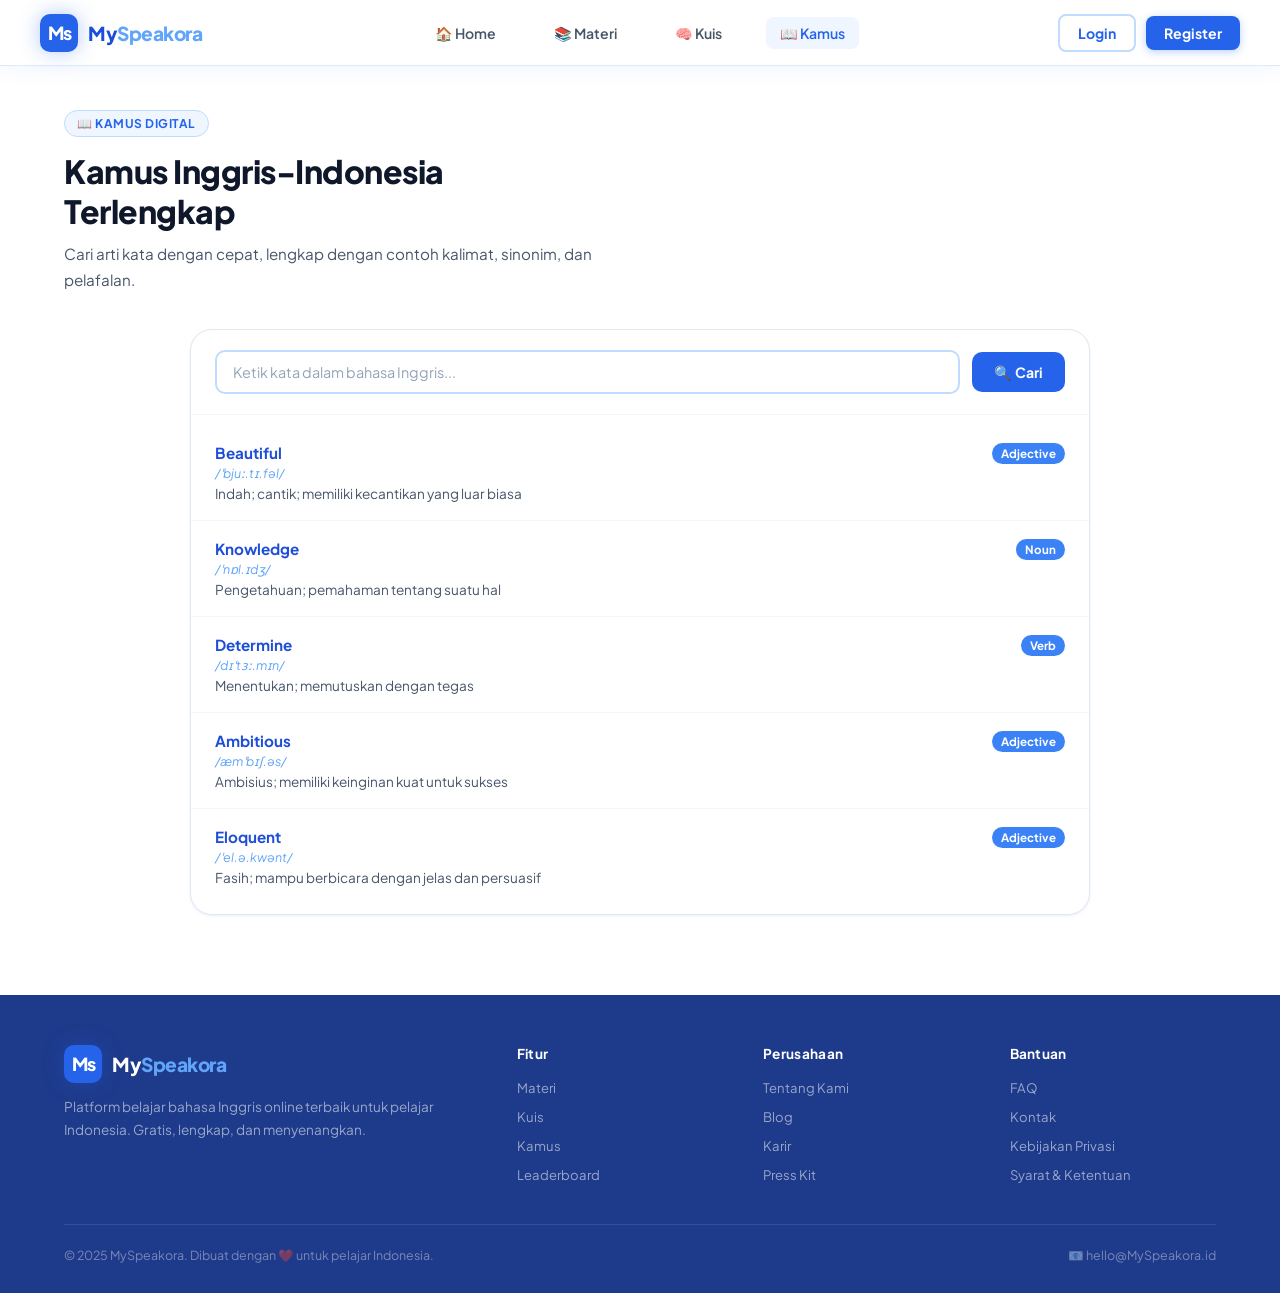
<file: kamus.html>
<!DOCTYPE html>
<html lang="id">
<head>
  <meta charset="UTF-8" />
  <meta name="viewport" content="width=device-width, initial-scale=1.0" />
  <title>MySpeakora — Kamus</title>
  <link href="https://fonts.googleapis.com/css2?family=Plus+Jakarta+Sans:wght@400;500;600;700;800&family=Lora:ital,wght@0,400;0,600;1,400&display=swap" rel="stylesheet" />
  <link rel="stylesheet" href="./css/style.css"/>
  <style>
    #kamus { padding-top: 110px; min-height: 100vh; }
  </style>
</head>
<body>
 
<!-- ═══════ NAVBAR ═══════ -->
<nav id="navbar">
  <a class="nav-logo" href="index.php">
    <div class="nav-logo-icon">Ms</div>
    <span class="nav-logo-text">My<span>Speakora</span></span>
  </a>
  <ul class="nav-links">
    <li><a href="index.php">🏠 Home</a></li>
    <li><a href="materi.php">📚 Materi</a></li>
    <li><a href="kuis.php">🧠 Kuis</a></li>
    <li><a href="kamus.php" class="active">📖 Kamus</a></li>
  </ul>
  <div class="nav-auth">
    <a class="btn-login"    onclick="openModal('login')">Login</a>
    <a class="btn-register" onclick="openModal('register')">Register</a>
  </div>
  <div class="hamburger" onclick="toggleMenu()">
    <span></span><span></span><span></span>
  </div>
</nav>
 
<!-- ═══════ KAMUS ═══════ -->
<section id="kamus">
  <div class="section-tag">📖 Kamus Digital</div>
  <h2 class="section-title">Kamus Inggris-Indonesia<br>Terlengkap</h2>
  <p class="section-sub">Cari arti kata dengan cepat, lengkap dengan contoh kalimat, sinonim, dan pelafalan.</p>
 
  <div class="kamus-box">
    <div class="kamus-search">
      <input
        type="text"
        id="kamusInput"
        placeholder="Ketik kata dalam bahasa Inggris..."
        onkeyup="searchKamus()"
      />
      <button onclick="searchKamus()">🔍 Cari</button>
    </div>
    <div class="kamus-results" id="kamusResults">
      <div class="kamus-item">
        <div>
          <div class="k-word">Beautiful</div>
          <div class="k-phonetic">/ˈbjuː.tɪ.fəl/</div>
          <div class="k-meaning">Indah; cantik; memiliki kecantikan yang luar biasa</div>
        </div>
        <span class="k-type">Adjective</span>
      </div>
      <div class="kamus-item">
        <div>
          <div class="k-word">Knowledge</div>
          <div class="k-phonetic">/ˈnɒl.ɪdʒ/</div>
          <div class="k-meaning">Pengetahuan; pemahaman tentang suatu hal</div>
        </div>
        <span class="k-type">Noun</span>
      </div>
      <div class="kamus-item">
        <div>
          <div class="k-word">Determine</div>
          <div class="k-phonetic">/dɪˈtɜː.mɪn/</div>
          <div class="k-meaning">Menentukan; memutuskan dengan tegas</div>
        </div>
        <span class="k-type">Verb</span>
      </div>
      <div class="kamus-item">
        <div>
          <div class="k-word">Ambitious</div>
          <div class="k-phonetic">/æmˈbɪʃ.əs/</div>
          <div class="k-meaning">Ambisius; memiliki keinginan kuat untuk sukses</div>
        </div>
        <span class="k-type">Adjective</span>
      </div>
      <div class="kamus-item">
        <div>
          <div class="k-word">Eloquent</div>
          <div class="k-phonetic">/ˈel.ə.kwənt/</div>
          <div class="k-meaning">Fasih; mampu berbicara dengan jelas dan persuasif</div>
        </div>
        <span class="k-type">Adjective</span>
      </div>
      
    </div>
  </div>
</section>
 
<!-- ═══════ MODAL LOGIN ═══════ -->
<div class="modal-overlay" id="loginModal" onclick="closeOnBg(event,'loginModal')">
  <div class="modal">
    <button class="modal-close" onclick="closeModal('loginModal')">✕</button>
    <h2>Selamat Datang 👋</h2>
    <p>Masuk ke akun MySpeakora kamu</p>
    <div class="form-group"><label>Email</label><input type="email" placeholder="email@kamu.com" /></div>
    <div class="form-group"><label>Password</label><input type="password" placeholder="••••••••" /></div>
    <button class="btn-form">Masuk →</button>
    <div class="modal-switch">Belum punya akun? <a onclick="switchModal('loginModal','registerModal')">Daftar sekarang</a></div>
  </div>
</div>
 
<!-- ═══════ MODAL REGISTER ═══════ -->
<div class="modal-overlay" id="registerModal" onclick="closeOnBg(event,'registerModal')">
  <div class="modal">
    <button class="modal-close" onclick="closeModal('registerModal')">✕</button>
    <h2>Buat Akun Gratis 🚀</h2>
    <p>Bergabung dengan 50.000+ pelajar aktif</p>
    <div class="form-group"><label>Nama Lengkap</label><input type="text" placeholder="Nama kamu" /></div>
    <div class="form-group"><label>Email</label><input type="email" placeholder="email@kamu.com" /></div>
    <div class="form-group"><label>Password</label><input type="password" placeholder="Min. 8 karakter" /></div>
    <button class="btn-form">Daftar Gratis →</button>
    <div class="modal-switch">Sudah punya akun? <a onclick="switchModal('registerModal','loginModal')">Masuk di sini</a></div>
  </div>
</div>
 
<!-- ═══════ FOOTER ═══════ -->
<footer>
  <div class="footer-top">
    <div class="footer-brand">
      <div class="nav-logo" style="margin-bottom:8px">
        <div class="nav-logo-icon">Ms</div>
        <span class="nav-logo-text" style="color:white">My<span>Speakora</span></span>
      </div>
      <p>Platform belajar bahasa Inggris online terbaik untuk pelajar Indonesia. Gratis, lengkap, dan menyenangkan.</p>
    </div>
    <div class="footer-col"><h4>Fitur</h4><ul>
      <li><a href="materi.html">Materi</a></li>
      <li><a href="kuis.html">Kuis</a></li>
      <li><a href="kamus.html">Kamus</a></li>
      <li><a href="#">Leaderboard</a></li>
    </ul></div>
    <div class="footer-col"><h4>Perusahaan</h4><ul>
      <li><a href="#">Tentang Kami</a></li>
      <li><a href="#">Blog</a></li>
      <li><a href="#">Karir</a></li>
      <li><a href="#">Press Kit</a></li>
    </ul></div>
    <div class="footer-col"><h4>Bantuan</h4><ul>
      <li><a href="#">FAQ</a></li>
      <li><a href="#">Kontak</a></li>
      <li><a href="#">Kebijakan Privasi</a></li>
      <li><a href="#">Syarat & Ketentuan</a></li>
    </ul></div>
  </div>
  <div class="footer-bottom">
    <p>© 2025 MySpeakora. Dibuat dengan ❤️ untuk pelajar Indonesia.</p>
    <p>📧 hello@MySpeakora.id</p>
  </div>
</footer>
 
<script src="script.js"></script>
</body>
</html>
</file>
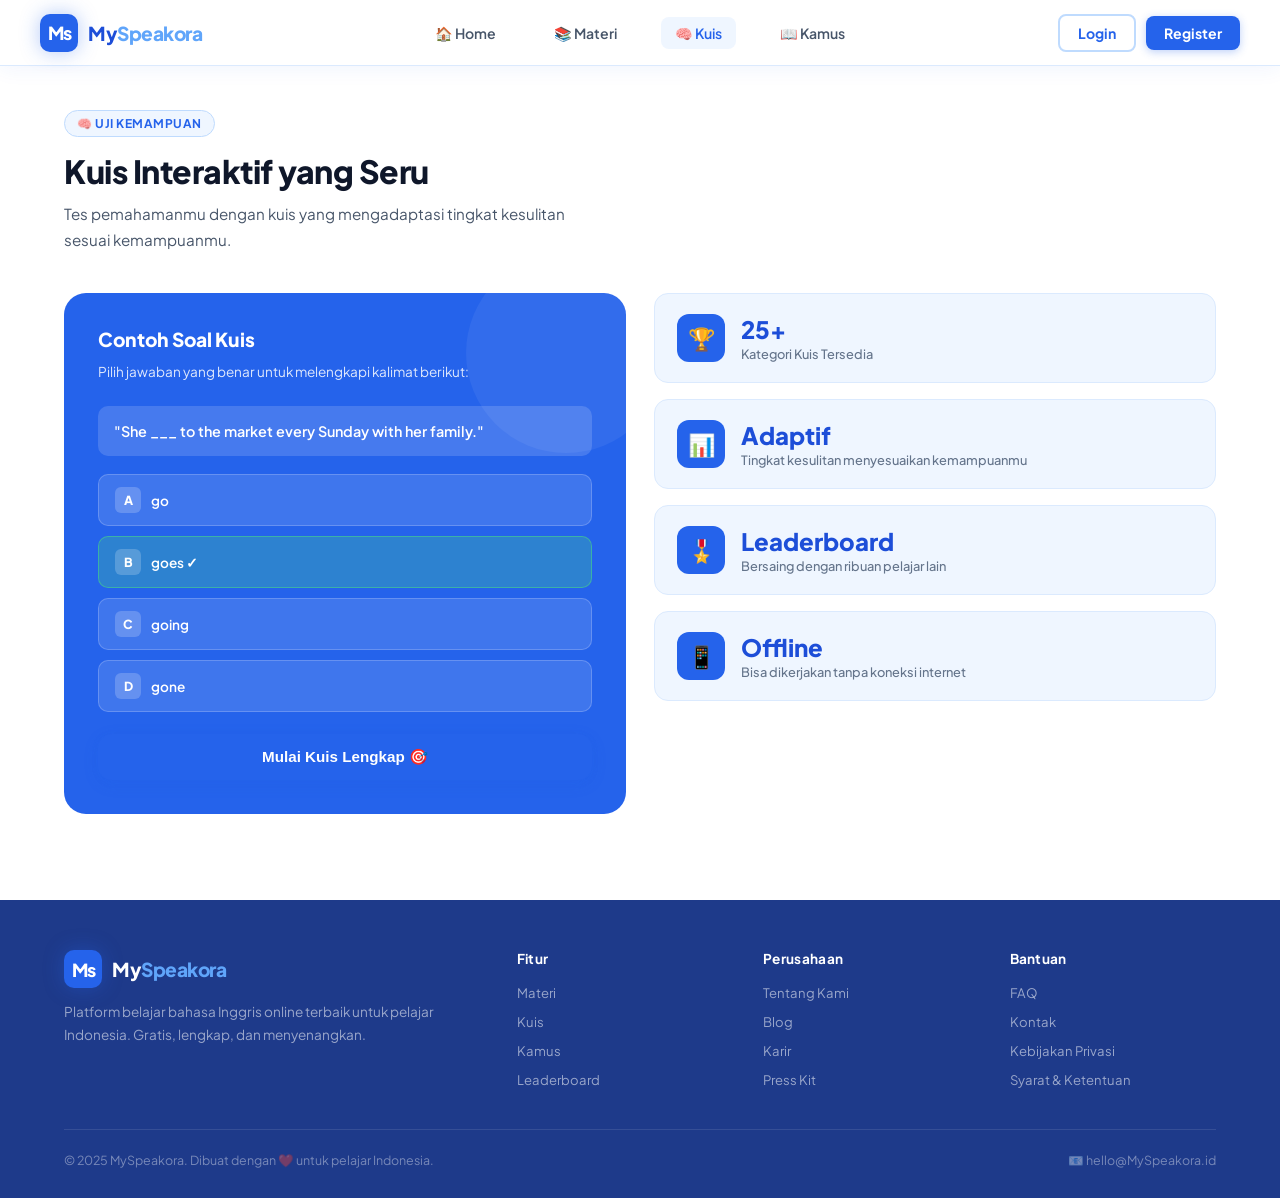
<file: kuis.html>
<!DOCTYPE html>
<html lang="id">
<head>
  <meta charset="UTF-8" />
  <meta name="viewport" content="width=device-width, initial-scale=1.0" />
  <title>MySpeakora — Kuis</title>
  <link href="https://fonts.googleapis.com/css2?family=Plus+Jakarta+Sans:wght@400;500;600;700;800&family=Lora:ital,wght@0,400;0,600;1,400&display=swap" rel="stylesheet" />
  <link rel="stylesheet" href="./css/style.css"/>
  <style>
    #kuis { padding-top: 110px; min-height: 100vh; }
  </style>
</head>
<body>
 
<!-- ═══════ NAVBAR ═══════ -->
<nav id="navbar">
  <a class="nav-logo" href="index.php">
    <div class="nav-logo-icon">Ms</div>
    <span class="nav-logo-text">My<span>Speakora</span></span>
  </a>
  <ul class="nav-links">
    <li><a href="index.php">🏠 Home</a></li>
    <li><a href="materi.php">📚 Materi</a></li>
    <li><a href="kuis.php" class="active">🧠 Kuis</a></li>
    <li><a href="kamus.php">📖 Kamus</a></li>
  </ul>
  <div class="nav-auth">
    <a class="btn-login"    onclick="openModal('login')">Login</a>
    <a class="btn-register" onclick="openModal('register')">Register</a>
  </div>
  <div class="hamburger" onclick="toggleMenu()">
    <span></span><span></span><span></span>
  </div>
</nav>
 
<!-- ═══════ KUIS ═══════ -->
<section id="kuis">
  <div class="section-tag">🧠 Uji Kemampuan</div>
  <h2 class="section-title">Kuis Interaktif yang Seru</h2>
  <p class="section-sub">Tes pemahamanmu dengan kuis yang mengadaptasi tingkat kesulitan sesuai kemampuanmu.</p>
 
  <div class="kuis-container">
    <div class="kuis-preview">
      <h3>Contoh Soal Kuis</h3>
      <p>Pilih jawaban yang benar untuk melengkapi kalimat berikut:</p>
      <div style="background:rgba(255,255,255,.15);border-radius:10px;padding:16px;margin-bottom:18px;font-weight:600;font-size:.9rem;">
        "She ___ to the market every Sunday with her family."
      </div>
      <div class="kuis-options">
        <div class="kuis-opt" onclick="selectOpt(this,'wrong')"><span class="kuis-opt-letter">A</span> go</div>
        <div class="kuis-opt correct" onclick="selectOpt(this,'correct')"><span class="kuis-opt-letter">B</span> goes ✓</div>
        <div class="kuis-opt" onclick="selectOpt(this,'wrong')"><span class="kuis-opt-letter">C</span> going</div>
        <div class="kuis-opt" onclick="selectOpt(this,'wrong')"><span class="kuis-opt-letter">D</span> gone</div>
      </div>
      <button class="btn-primary" style="width:100%;justify-content:center" onclick="openModal('register')">Mulai Kuis Lengkap 🎯</button>
    </div>
 
    <div class="kuis-info">
      <div class="kuis-stat-card">
        <div class="kuis-stat-icon">🏆</div>
        <div>
          <div class="kuis-stat-num">25+</div>
          <div class="kuis-stat-label">Kategori Kuis Tersedia</div>
        </div>
      </div>
      <div class="kuis-stat-card">
        <div class="kuis-stat-icon">📊</div>
        <div>
          <div class="kuis-stat-num">Adaptif</div>
          <div class="kuis-stat-label">Tingkat kesulitan menyesuaikan kemampuanmu</div>
        </div>
      </div>
      <div class="kuis-stat-card">
        <div class="kuis-stat-icon">🎖️</div>
        <div>
          <div class="kuis-stat-num">Leaderboard</div>
          <div class="kuis-stat-label">Bersaing dengan ribuan pelajar lain</div>
        </div>
      </div>
      <div class="kuis-stat-card">
        <div class="kuis-stat-icon">📱</div>
        <div>
          <div class="kuis-stat-num">Offline</div>
          <div class="kuis-stat-label">Bisa dikerjakan tanpa koneksi internet</div>
        </div>
      </div>
    </div>
  </div>
</section>
 
<!-- ═══════ MODAL LOGIN ═══════ -->
<div class="modal-overlay" id="loginModal" onclick="closeOnBg(event,'loginModal')">
  <div class="modal">
    <button class="modal-close" onclick="closeModal('loginModal')">✕</button>
    <h2>Selamat Datang 👋</h2>
    <p>Masuk ke akun MySpeakora kamu</p>
    <div class="form-group"><label>Email</label><input type="email" placeholder="email@kamu.com" /></div>
    <div class="form-group"><label>Password</label><input type="password" placeholder="••••••••" /></div>
    <button class="btn-form">Masuk →</button>
    <div class="modal-switch">Belum punya akun? <a onclick="switchModal('loginModal','registerModal')">Daftar sekarang</a></div>
  </div>
</div>
 
<!-- ═══════ MODAL REGISTER ═══════ -->
<div class="modal-overlay" id="registerModal" onclick="closeOnBg(event,'registerModal')">
  <div class="modal">
    <button class="modal-close" onclick="closeModal('registerModal')">✕</button>
    <h2>Buat Akun Gratis 🚀</h2>
    <p>Bergabung dengan 50.000+ pelajar aktif</p>
    <div class="form-group"><label>Nama Lengkap</label><input type="text" placeholder="Nama kamu" /></div>
    <div class="form-group"><label>Email</label><input type="email" placeholder="email@kamu.com" /></div>
    <div class="form-group"><label>Password</label><input type="password" placeholder="Min. 8 karakter" /></div>
    <button class="btn-form">Daftar Gratis →</button>
    <div class="modal-switch">Sudah punya akun? <a onclick="switchModal('registerModal','loginModal')">Masuk di sini</a></div>
  </div>
</div>
 
<!-- ═══════ FOOTER ═══════ -->
<footer>
  <div class="footer-top">
    <div class="footer-brand">
      <div class="nav-logo" style="margin-bottom:8px">
        <div class="nav-logo-icon">Ms</div>
        <span class="nav-logo-text" style="color:white">My<span>Speakora</span></span>
      </div>
      <p>Platform belajar bahasa Inggris online terbaik untuk pelajar Indonesia. Gratis, lengkap, dan menyenangkan.</p>
    </div>
    <div class="footer-col"><h4>Fitur</h4><ul>
      <li><a href="materi.html">Materi</a></li>
      <li><a href="kuis.html">Kuis</a></li>
      <li><a href="kamus.html">Kamus</a></li>
      <li><a href="#">Leaderboard</a></li>
    </ul></div>
    <div class="footer-col"><h4>Perusahaan</h4><ul>
      <li><a href="#">Tentang Kami</a></li>
      <li><a href="#">Blog</a></li>
      <li><a href="#">Karir</a></li>
      <li><a href="#">Press Kit</a></li>
    </ul></div>
    <div class="footer-col"><h4>Bantuan</h4><ul>
      <li><a href="#">FAQ</a></li>
      <li><a href="#">Kontak</a></li>
      <li><a href="#">Kebijakan Privasi</a></li>
      <li><a href="#">Syarat & Ketentuan</a></li>
    </ul></div>
  </div>
  <div class="footer-bottom">
    <p>© 2025 MySpeakora. Dibuat dengan ❤️ untuk pelajar Indonesia.</p>
    <p>📧 hello@MySpeakora.id</p>
  </div>
</footer>
 
<script src="script.js"></script>
</body>
</html>
</file>
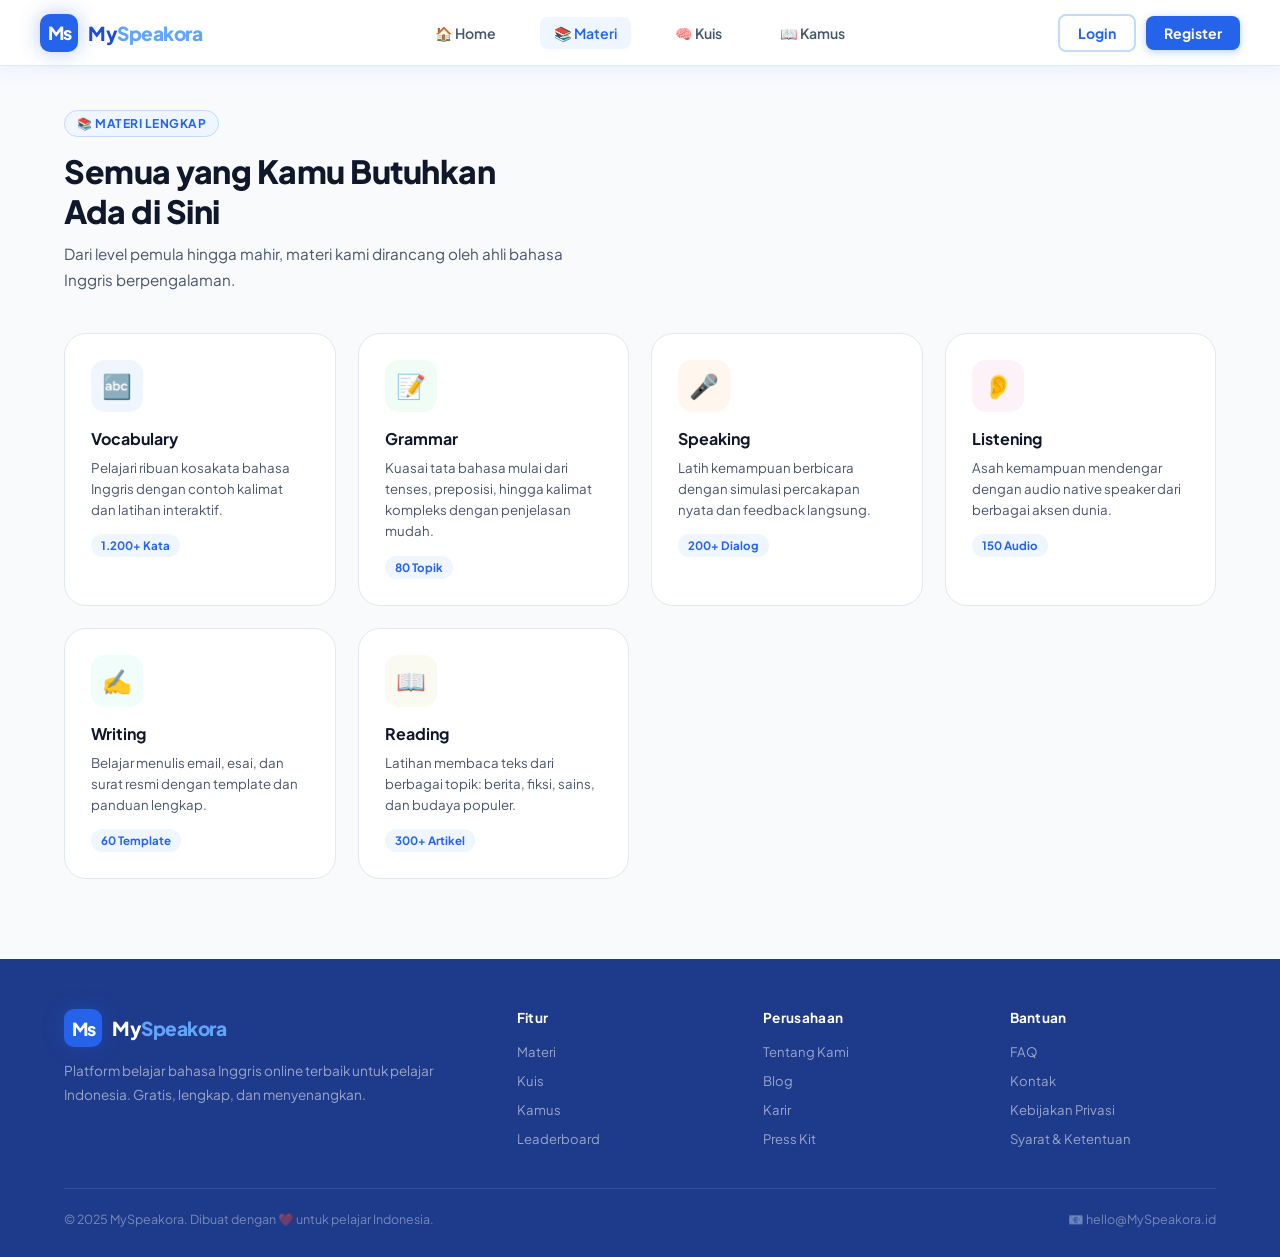
<file: materi.html>
<!DOCTYPE html>
<html lang="id">
<head>
  <meta charset="UTF-8" />
  <meta name="viewport" content="width=device-width, initial-scale=1.0" />
  <title>MySpeakora — Materi</title>
  <link href="https://fonts.googleapis.com/css2?family=Plus+Jakarta+Sans:wght@400;500;600;700;800&family=Lora:ital,wght@0,400;0,600;1,400&display=swap" rel="stylesheet" />
  <link rel="stylesheet" href="./css/style.css"/>
  <style>
    /* Extra top padding so content clears the fixed navbar */
    #materi { padding-top: 110px; min-height: 100vh; }
  </style>
</head>
<body>
 
<!-- ═══════ NAVBAR ═══════ -->
<nav id="navbar">
  <a class="nav-logo" href="index.php">
    <div class="nav-logo-icon">Ms</div>
    <span class="nav-logo-text">My<span>Speakora</span></span>
  </a>
  <ul class="nav-links">
    <li><a href="index.php">🏠 Home</a></li>
    <li><a href="materi.php" class="active">📚 Materi</a></li>
    <li><a href="kuis.php">🧠 Kuis</a></li>
    <li><a href="kamus.php">📖 Kamus</a></li>
  </ul>
  <div class="nav-auth">
    <a class="btn-login"    onclick="openModal('login')">Login</a>
    <a class="btn-register" onclick="openModal('register')">Register</a>
  </div>
  <div class="hamburger" onclick="toggleMenu()">
    <span></span><span></span><span></span>
  </div>
</nav>
 
<!-- ═══════ MATERI ═══════ -->
<section id="materi">
  <div class="section-tag">📚 Materi Lengkap</div>
  <h2 class="section-title">Semua yang Kamu Butuhkan<br>Ada di Sini</h2>
  <p class="section-sub">Dari level pemula hingga mahir, materi kami dirancang oleh ahli bahasa Inggris berpengalaman.</p>
 
  <div class="materi-grid">
    <div class="materi-card" onclick="this.style.borderColor='var(--blue-400)'">
      <div class="materi-icon" style="background:#eff6ff">🔤</div>
      <h3>Vocabulary</h3>
      <p>Pelajari ribuan kosakata bahasa Inggris dengan contoh kalimat dan latihan interaktif.</p>
      <span class="materi-badge">1.200+ Kata</span>
    </div>
    <div class="materi-card">
      <div class="materi-icon" style="background:#f0fdf4">📝</div>
      <h3>Grammar</h3>
      <p>Kuasai tata bahasa mulai dari tenses, preposisi, hingga kalimat kompleks dengan penjelasan mudah.</p>
      <span class="materi-badge">80 Topik</span>
    </div>
    <div class="materi-card">
      <div class="materi-icon" style="background:#fff7ed">🎤</div>
      <h3>Speaking</h3>
      <p>Latih kemampuan berbicara dengan simulasi percakapan nyata dan feedback langsung.</p>
      <span class="materi-badge">200+ Dialog</span>
    </div>
    <div class="materi-card">
      <div class="materi-icon" style="background:#fdf2f8">👂</div>
      <h3>Listening</h3>
      <p>Asah kemampuan mendengar dengan audio native speaker dari berbagai aksen dunia.</p>
      <span class="materi-badge">150 Audio</span>
    </div>
    <div class="materi-card">
      <div class="materi-icon" style="background:#f0fdfa">✍️</div>
      <h3>Writing</h3>
      <p>Belajar menulis email, esai, dan surat resmi dengan template dan panduan lengkap.</p>
      <span class="materi-badge">60 Template</span>
    </div>
    <div class="materi-card">
      <div class="materi-icon" style="background:#fafaf0">📖</div>
      <h3>Reading</h3>
      <p>Latihan membaca teks dari berbagai topik: berita, fiksi, sains, dan budaya populer.</p>
      <span class="materi-badge">300+ Artikel</span>
    </div>
  </div>
</section>
 
<!-- ═══════ MODAL LOGIN ═══════ -->
<div class="modal-overlay" id="loginModal" onclick="closeOnBg(event,'loginModal')">
  <div class="modal">
    <button class="modal-close" onclick="closeModal('loginModal')">✕</button>
    <h2>Selamat Datang 👋</h2>
    <p>Masuk ke akun MySpeakora kamu</p>
    <div class="form-group"><label>Email</label><input type="email" placeholder="email@kamu.com" /></div>
    <div class="form-group"><label>Password</label><input type="password" placeholder="••••••••" /></div>
    <button class="btn-form">Masuk →</button>
    <div class="modal-switch">Belum punya akun? <a onclick="switchModal('loginModal','registerModal')">Daftar sekarang</a></div>
  </div>
</div>
 
<!-- ═══════ MODAL REGISTER ═══════ -->
<div class="modal-overlay" id="registerModal" onclick="closeOnBg(event,'registerModal')">
  <div class="modal">
    <button class="modal-close" onclick="closeModal('registerModal')">✕</button>
    <h2>Buat Akun Gratis 🚀</h2>
    <p>Bergabung dengan 50.000+ pelajar aktif</p>
    <div class="form-group"><label>Nama Lengkap</label><input type="text" placeholder="Nama kamu" /></div>
    <div class="form-group"><label>Email</label><input type="email" placeholder="email@kamu.com" /></div>
    <div class="form-group"><label>Password</label><input type="password" placeholder="Min. 8 karakter" /></div>
    <button class="btn-form">Daftar Gratis →</button>
    <div class="modal-switch">Sudah punya akun? <a onclick="switchModal('registerModal','loginModal')">Masuk di sini</a></div>
  </div>
</div>
 
<!-- ═══════ FOOTER ═══════ -->
<footer>
  <div class="footer-top">
    <div class="footer-brand">
      <div class="nav-logo" style="margin-bottom:8px">
        <div class="nav-logo-icon">Ms</div>
        <span class="nav-logo-text" style="color:white">My<span>Speakora</span></span>
      </div>
      <p>Platform belajar bahasa Inggris online terbaik untuk pelajar Indonesia. Gratis, lengkap, dan menyenangkan.</p>
    </div>
    <div class="footer-col"><h4>Fitur</h4><ul>
      <li><a href="materi.html">Materi</a></li>
      <li><a href="kuis.html">Kuis</a></li>
      <li><a href="kamus.html">Kamus</a></li>
      <li><a href="#">Leaderboard</a></li>
    </ul></div>
    <div class="footer-col"><h4>Perusahaan</h4><ul>
      <li><a href="#">Tentang Kami</a></li>
      <li><a href="#">Blog</a></li>
      <li><a href="#">Karir</a></li>
      <li><a href="#">Press Kit</a></li>
    </ul></div>
    <div class="footer-col"><h4>Bantuan</h4><ul>
      <li><a href="#">FAQ</a></li>
      <li><a href="#">Kontak</a></li>
      <li><a href="#">Kebijakan Privasi</a></li>
      <li><a href="#">Syarat & Ketentuan</a></li>
    </ul></div>
  </div>
  <div class="footer-bottom">
    <p>© 2025 MySpeakora. Dibuat dengan ❤️ untuk pelajar Indonesia.</p>
    <p>📧 hello@MySpeakora.id</p>
  </div>
</footer>
 
<script src="script.js"></script>
</body>
</html>
</file>
<file: css/style.css>
/* ── VARIABLES ── */
:root {
  --blue-50:  #eff6ff;
  --blue-100: #dbeafe;
  --blue-200: #bfdbfe;
  --blue-400: #60a5fa;
  --blue-500: #3b82f6;
  --blue-600: #2563eb;
  --blue-700: #1d4ed8;
  --blue-800: #1e40af;
  --blue-900: #1e3a8a;
  --white: #ffffff;
  --gray-50: #f8fafc;
  --gray-100: #f1f5f9;
  --gray-200: #e2e8f0;
  --gray-400: #94a3b8;
  --gray-500: #64748b;
  --gray-600: #475569;
  --gray-700: #334155;
  --gray-900: #0f172a;
  --shadow-sm: 0 1px 3px rgba(37,99,235,.08), 0 1px 2px rgba(37,99,235,.04);
  --shadow-md: 0 4px 16px rgba(37,99,235,.12), 0 2px 8px rgba(37,99,235,.06);
  --shadow-lg: 0 10px 40px rgba(37,99,235,.18), 0 4px 16px rgba(37,99,235,.1);
  --radius: 14px;
  --radius-lg: 22px;
}

* { margin: 0; padding: 0; box-sizing: border-box; }

body {
  font-family: 'Plus Jakarta Sans', sans-serif;
  background: rgb(255, 255, 255) !important;
  color: var(--gray-900);
  overflow-x: hidden;
}

/* ── NAVBAR ── */
nav {
  position: fixed; top: 0; left: 0; right: 0; z-index: 100;
  background: rgba(255,255,255,.92);
  backdrop-filter: blur(16px);
  border-bottom: 1px solid var(--blue-100);
  padding: 0 5%;
  display: flex; align-items: center; justify-content: space-between;
  height: 66px;
  box-shadow: 0 2px 20px rgba(37,99,235,.07);
}

.nav-logo {
  display: flex; align-items: center; gap: 10px;
  text-decoration: none;
  
}
.nav-logo-icon {
  width: 38px;
  height: 38px;
  background: var(--blue-600);
  border-radius: 10px;
  display: flex;
  align-items: center;
  justify-content: center;
  color: white;
  font-size: 18px;
  font-weight: 800;
  letter-spacing: -1px;

  box-shadow: 0 0 20px rgba(37,99,235,.35);
  animation: logoFloat 2s ease-in-out infinite;
}


@keyframes logoFloat {
  0%,100% {
    transform: translateY(0);
  }

  50% {
    transform: translateY(-8px);
  }
}
.nav-logo-text {
  font-size: 1.2rem; font-weight: 800;
  color: var(--blue-700); letter-spacing: -.5px;
}
.nav-logo-text span { color: var(--blue-400); }

.nav-links {
  display: flex; align-items: center; gap: 4px;
  list-style: none;
}
.nav-links a {
  text-decoration: none;
  color: var(--gray-600);
  font-size: .88rem; font-weight: 600;
  padding: 7px 14px;
  border-radius: 8px;
  transition: all .2s;
}
.nav-links a:hover, .nav-links a.active {
  background: var(--blue-50);
  color: var(--blue-600);
}

.nav-auth {
  display: flex; gap: 10px; align-items: center;
}
.btn-login {
  text-decoration: none;
  color: var(--blue-600);
  font-size: .88rem; font-weight: 700;
  padding: 8px 18px;
  border-radius: 8px;
  border: 2px solid var(--blue-200);
  transition: all .2s;
  cursor: pointer;
}
.btn-login:hover { background: var(--blue-50); border-color: var(--blue-400); }
.btn-register {
  text-decoration: none;
  background: var(--blue-600);
  color: white;
  font-size: .88rem; font-weight: 700;
  padding: 8px 18px;
  border-radius: 8px;
  transition: all .2s;
  box-shadow: 0 2px 8px rgba(37,99,235,.3);
  cursor: pointer;
}
.btn-register:hover { background: var(--blue-700); transform: translateY(-1px); box-shadow: 0 4px 14px rgba(37,99,235,.4); }

/* hamburger */
.hamburger { display: none; flex-direction: column; gap: 5px; cursor: pointer; }
.hamburger span { width: 24px; height: 2px; background: var(--blue-600); border-radius: 2px; transition: .3s; }

/* ── SHARED SECTION STYLES ── */
section { padding: 80px 5%; }

.section-tag {
  display: inline-flex; align-items: center; gap: 6px;
  font-size: .75rem; font-weight: 700; color: var(--blue-600);
  background: var(--blue-50); border: 1px solid var(--blue-200);
  padding: 5px 12px; border-radius: 99px; letter-spacing: .5px; text-transform: uppercase;
  margin-bottom: 14px;
}
.section-title { font-size: clamp(1.6rem, 2.5vw, 2.2rem); font-weight: 800; letter-spacing: -.5px; line-height: 1.25; }
.section-sub { font-size: .95rem; color: var(--gray-600); margin-top: 10px; line-height: 1.7; max-width: 540px; }

/* ── BUTTONS ── */
.btn-primary {
  background: var(--blue-600); color: white;
  padding: 14px 30px; border-radius: var(--radius);
  font-weight: 700; font-size: .95rem;
  text-decoration: none; border: none; cursor: pointer;
  box-shadow: var(--shadow-md);
  transition: all .25s;
  display: inline-flex; align-items: center; gap: 8px;
}
.btn-primary:hover { background: var(--blue-700); transform: translateY(-2px); box-shadow: var(--shadow-lg); }
.btn-secondary {
  background: white; color: var(--blue-600);
  padding: 14px 30px; border-radius: var(--radius);
  font-weight: 700; font-size: .95rem;
  text-decoration: none; border: 2px solid var(--blue-200);
  cursor: pointer; transition: all .25s;
  display: inline-flex; align-items: center; gap: 8px;
}
.btn-secondary:hover { border-color: var(--blue-400); background: var(--blue-50); transform: translateY(-2px); }

/* ── MODAL ── */
.modal-overlay {
  position: fixed; inset: 0; z-index: 200;
  background: rgba(15,23,42,.5); backdrop-filter: blur(8px);
  display: flex; align-items: center; justify-content: center;
  opacity: 0; pointer-events: none; transition: opacity .3s;
}
.modal-overlay.open { opacity: 1; pointer-events: all; }
.modal {
  background: white; border-radius: var(--radius-lg);
  padding: 38px 40px; width: 90%; max-width: 420px;
  box-shadow: 0 25px 60px rgba(0,0,0,.2);
  transform: translateY(20px); transition: transform .3s;
  position: relative;
}
.modal-overlay.open .modal { transform: translateY(0); }
.modal-close {
  position: absolute; top: 18px; right: 20px;
  width: 32px; height: 32px; border-radius: 8px;
  background: var(--gray-100); border: none; cursor: pointer;
  font-size: 16px; color: var(--gray-600); display: flex; align-items: center; justify-content: center;
}
.modal-close:hover { background: var(--blue-50); color: var(--blue-600); }
.modal h2 { font-size: 1.4rem; font-weight: 800; color: var(--gray-900); margin-bottom: 6px; }
.modal p { font-size: .85rem; color: var(--gray-500); margin-bottom: 26px; }
.form-group { margin-bottom: 18px; }
.form-group label { font-size: .82rem; font-weight: 700; color: var(--gray-700); display: block; margin-bottom: 7px; }
.form-group input:not([type="checkbox"]) {
  width: 100%; padding: 12px 14px;
  border: 2px solid var(--gray-200); border-radius: 10px;
  font-family: inherit; font-size: .9rem; color: var(--gray-900);
  outline: none; transition: border-color .2s;
}
.form-group input:not([type="checkbox"]):focus {
    border-color: var(--blue-500);
}
.btn-form {
  width: 100%; padding: 13px;
  background: var(--blue-600); color: white;
  border: none; border-radius: 10px; font-family: inherit;
  font-size: .95rem; font-weight: 700; cursor: pointer;
  transition: all .2s; margin-top: 6px;
}
.btn-form:hover { background: var(--blue-700); }
.modal-switch { text-align: center; margin-top: 18px; font-size: .83rem; color: var(--gray-500); }
.modal-switch a { color: var(--blue-600); font-weight: 700; cursor: pointer; text-decoration: none; }
.modal-switch a:hover { text-decoration: underline; }

/* ── FOOTER ── */
footer {
  background: var(--blue-900); color: rgba(255,255,255,.75);
  padding: 50px 5% 30px;
}
.footer-top { display: grid; grid-template-columns: 2fr 1fr 1fr 1fr; gap: 40px; margin-bottom: 40px; }
.footer-brand p { font-size: .85rem; line-height: 1.7; margin-top: 12px; color: rgba(255,255,255,.55); }
.footer-col h4 { font-size: .85rem; font-weight: 700; color: white; margin-bottom: 14px; letter-spacing: .3px; }
.footer-col ul { list-style: none; display: flex; flex-direction: column; gap: 8px; }
.footer-col ul li a { color: rgba(255,255,255,.55); font-size: .82rem; text-decoration: none; transition: color .2s; }
.footer-col ul li a:hover { color: var(--blue-300); }
.footer-bottom { border-top: 1px solid rgba(255,255,255,.1); padding-top: 22px; display: flex; justify-content: space-between; align-items: center; }
.footer-bottom p { font-size: .78rem; color: rgba(255,255,255,.4); }

/* ── HERO (index.html) ── */

.hero {
  padding: 130px 5% 80px;
  display: grid; grid-template-columns: 1fr 1fr;
  gap: 60px; align-items: center;
  min-height: 100vh;
  background: linear-gradient(135deg, var(--white) 60%, var(--blue-50) 100%);
  position: relative; overflow: hidden;
}
.hero::before {
  content: '';
  position: absolute; top: -80px; right: -80px;
  width: 500px; height: 500px;
  background: radial-gradient(circle, var(--blue-100) 0%, transparent 70%);
  pointer-events: none;
}
.hero::after {
  content: '';
  position: absolute; bottom: -100px; left: 10%;
  width: 300px; height: 300px;
  background: radial-gradient(circle, var(--blue-50) 0%, transparent 70%);
  pointer-events: none;
}
.hero-badge {
  display: inline-flex; align-items: center; gap: 8px;
  background: var(--blue-50); border: 1px solid var(--blue-200);
  color: var(--blue-700); font-size: .8rem; font-weight: 700;
  padding: 6px 14px; border-radius: 99px;
  margin-bottom: 22px; letter-spacing: .3px;
  animation: fadeDown .6s ease both;
}
.hero-badge .dot { width: 8px; height: 8px; background: var(--blue-500); border-radius: 50%; animation: pulse 1.5s infinite; }
.hero h1 {
  font-size: clamp(2.2rem, 4vw, 3.4rem);
  font-weight: 800; line-height: 1.15; letter-spacing: -1.5px;
  color: var(--gray-900);
  animation: fadeDown .6s .1s ease both;
}
.hero h1 em {
  font-family: 'Lora', serif; font-style: italic;
  color: var(--blue-600);
}
.hero-sub {
  margin-top: 18px; font-size: 1.05rem;
  color: var(--gray-600); line-height: 1.7;
  max-width: 480px;
  animation: fadeDown .6s .2s ease both;
}
.hero-cta {
  margin-top: 34px; display: flex; gap: 14px; flex-wrap: wrap;
  animation: fadeDown .6s .3s ease both;
}
.hero-stats {
  margin-top: 44px; display: flex; gap: 32px;
  animation: fadeDown .6s .4s ease both;
}
.stat-item { text-align: left; }
.stat-num { font-size: 1.6rem; font-weight: 800; color: var(--blue-600); line-height: 1; }
.stat-label { font-size: .78rem; color: var(--gray-400); font-weight: 600; margin-top: 4px; }

/* Hero card */
.hero-visual {
  position: relative;
  animation: float 4s ease-in-out infinite;
}
.hero-card-main {
  background: white; border-radius: var(--radius-lg);
  box-shadow: var(--shadow-lg); padding: 30px;
  border: 1px solid var(--blue-100);
}
.lesson-header { display: flex; align-items: center; gap: 12px; margin-bottom: 20px; }
.lesson-icon {
  width: 44px; height: 44px; background: var(--blue-600);
  border-radius: 12px; display: flex; align-items: center; justify-content: center;
  color: white; font-size: 20px;
}
.lesson-header h4 { font-weight: 700; color: var(--gray-900); font-size: .95rem; }
.lesson-header p { font-size: .78rem; color: var(--gray-400); margin-top: 2px; }
.word-of-day {
  background: var(--blue-50); border-radius: var(--radius);
  padding: 18px; margin-bottom: 16px;
  border-left: 4px solid var(--blue-500);
}
.wod-label { font-size: .7rem; font-weight: 700; color: var(--blue-500); letter-spacing: 1px; text-transform: uppercase; margin-bottom: 8px; }
.wod-word { font-size: 1.6rem; font-weight: 800; color: var(--blue-800); font-family: 'Lora', serif; }
.wod-phonetic { font-size: .82rem; color: var(--blue-400); margin-top: 2px; }
.wod-meaning { font-size: .85rem; color: var(--gray-600); margin-top: 8px; }
.progress-section label { font-size: .78rem; font-weight: 700; color: var(--gray-600); display: flex; justify-content: space-between; }
.progress-bar { height: 8px; background: var(--blue-100); border-radius: 99px; margin-top: 8px; overflow: hidden; }
.progress-fill { height: 100%; background: linear-gradient(90deg, var(--blue-500), var(--blue-400)); border-radius: 99px; width: 68%; animation: growBar 1.2s 1s ease both; }
.floating-card {
  position: absolute;
  background: white; border-radius: 14px;
  box-shadow: var(--shadow-md); padding: 12px 16px;
  border: 1px solid var(--blue-100);
  font-size: .82rem; font-weight: 600;
}
.fc-1 { top: -24px; right: -24px; display: flex; align-items: center; gap: 8px; color: var(--blue-700); }
.fc-2 { bottom: -24px; left: -24px; display: flex; align-items: center; gap: 8px; color: var(--gray-700); }
.fc-icon { width: 32px; height: 32px; border-radius: 8px; display: flex; align-items: center; justify-content: center; font-size: 16px; }

/* ── MATERI (materi.html) ── */
#materi { background: var(--gray-50); }
.materi-grid { margin-top: 40px; display: grid; grid-template-columns: repeat(auto-fill, minmax(260px, 1fr)); gap: 22px; }
.materi-card {
  background: white; border-radius: var(--radius-lg);
  padding: 26px; border: 1px solid var(--gray-200);
  cursor: pointer; transition: all .25s;
  position: relative; overflow: hidden;
}
.materi-card::before {
  content: ''; position: absolute; top: 0; left: 0; right: 0; height: 4px;
  background: linear-gradient(90deg, var(--blue-500), var(--blue-300));
  transform: scaleX(0); transform-origin: left; transition: transform .3s;
}
.materi-card:hover { box-shadow: var(--shadow-lg); transform: translateY(-4px); border-color: var(--blue-200); }
.materi-card:hover::before { transform: scaleX(1); }
.materi-icon { width: 52px; height: 52px; border-radius: 14px; display: flex; align-items: center; justify-content: center; font-size: 24px; margin-bottom: 16px; }
.materi-card h3 { font-size: 1rem; font-weight: 700; color: var(--gray-900); margin-bottom: 8px; }
.materi-card p { font-size: .83rem; color: var(--gray-600); line-height: 1.6; }
.materi-badge {
  display: inline-block; margin-top: 14px;
  font-size: .72rem; font-weight: 700; padding: 4px 10px;
  border-radius: 99px; background: var(--blue-50); color: var(--blue-600);
}

/* ── KUIS (kuis.html) ── */
#kuis { background: white; }
.kuis-container { margin-top: 40px; display: grid; grid-template-columns: 1fr 1fr; gap: 28px; }
.kuis-preview {
  background: var(--blue-600); border-radius: var(--radius-lg);
  padding: 34px; color: white;
  position: relative; overflow: hidden;
}
.kuis-preview::after {
  content: ''; position: absolute; top: -40px; right: -40px;
  width: 200px; height: 200px;
  background: rgba(255,255,255,.06); border-radius: 50%;
}
.kuis-preview h3 { font-size: 1.2rem; font-weight: 800; margin-bottom: 10px; }
.kuis-preview p { font-size: .85rem; opacity: .85; line-height: 1.6; margin-bottom: 24px; }
.kuis-options { display: flex; flex-direction: column; gap: 10px; margin-bottom: 22px; }
.kuis-opt {
  background: rgba(255,255,255,.12); border: 1px solid rgba(255,255,255,.2);
  border-radius: 10px; padding: 12px 16px;
  font-size: .85rem; font-weight: 600; cursor: pointer;
  transition: all .2s; display: flex; align-items: center; gap: 10px;
}
.kuis-opt:hover { background: rgba(255,255,255,.22); }
.kuis-opt.correct { background: rgba(74,222,128,.25); border-color: rgba(74,222,128,.5); }
.kuis-opt-letter { width: 26px; height: 26px; background: rgba(255,255,255,.2); border-radius: 6px; display: flex; align-items: center; justify-content: center; font-size: .78rem; font-weight: 800; flex-shrink: 0; }
.kuis-info { display: flex; flex-direction: column; gap: 16px; }
.kuis-stat-card {
  background: var(--blue-50); border: 1px solid var(--blue-100);
  border-radius: var(--radius); padding: 20px 22px;
  display: flex; align-items: center; gap: 16px;
}
.kuis-stat-icon { width: 48px; height: 48px; background: var(--blue-600); border-radius: 12px; display: flex; align-items: center; justify-content: center; font-size: 22px; flex-shrink: 0; }
.kuis-stat-num { font-size: 1.5rem; font-weight: 800; color: var(--blue-700); }
.kuis-stat-label { font-size: .8rem; color: var(--gray-500); font-weight: 500; margin-top: 2px; }

/* ── KAMUS (kamus.html) ── */
.kamus-box {
  margin-top: 36px;
  max-width: 900px;   /* coba 900px */
  margin-left: auto;
  margin-right: auto;

  background: white;
  border-radius: var(--radius-lg);
  border: 1px solid var(--gray-200);
  overflow: hidden;
  box-shadow: var(--shadow-sm);
}
.kamus-search {
  padding: 20px 24px; border-bottom: 1px solid var(--gray-100);
  display: flex; gap: 12px; align-items: center;
}
.kamus-search input {
  flex: 1; border: 2px solid var(--blue-200); border-radius: 10px;
  padding: 11px 16px; font-family: inherit; font-size: .9rem; color: var(--gray-900);
  outline: none; transition: border-color .2s;
}
.kamus-search input:focus { border-color: var(--blue-500); }
.kamus-search input::placeholder { color: var(--gray-400); }
.kamus-search button {
  background: var(--blue-600); color: white;
  border: none; border-radius: 10px;
  padding: 11px 22px; font-weight: 700; font-size: .88rem;
  cursor: pointer; transition: all .2s; font-family: inherit;
}
.kamus-search button:hover { background: var(--blue-700); }
.kamus-results { padding: 10px 0; }
.kamus-item {
  padding: 18px 24px; border-bottom: 1px solid var(--gray-100);
  display: flex; justify-content: space-between; align-items: flex-start;
  transition: background .15s; cursor: default;
}
.kamus-item:hover { background: var(--blue-50); }
.kamus-item:last-child { border-bottom: none; }
.k-word { font-weight: 700; font-size: .95rem; color: var(--blue-700); }
.k-phonetic { font-size: .78rem; color: var(--blue-400); margin-top: 3px; font-style: italic; }
.k-meaning { font-size: .85rem; color: var(--gray-600); margin-top: 4px; }
.k-type { font-size: .72rem; font-weight: 700; color: white; background: var(--blue-500); padding: 3px 9px; border-radius: 99px; }


.container{
    max-width:1200px;
    margin:0 auto;
    padding:0 20px;
}

/* FAQ SECTION */

/* FAQ PREMIUM SECTION */
.faq {
  padding: 6rem 7%;
  background: #198ed6;
  color: #fff;
}

.faq-title {
  font-size: 2.5rem;
  font-weight: 700;
  color: #fff;
  margin-bottom: 2.5rem;
  text-align: center;
  letter-spacing: 2px;
}

.faq-container {
  display: flex;
  flex-direction: column;
  gap: 1.2rem;
}

.faq-item {
  background: #065b98;
  border: 1px solid rgba(255,255,255,0.08);
  border-radius: 25px;
  overflow: hidden;
  transition: 0.3s;
}

.faq-item:hover {
  border-color: #ffffff;
  transform: translateY(-5px);
}

.faq-question {
  width: 100%;                                                        
  background: transparent;
  border: none;
  outline: none;
  color: white;
  padding: 1.5rem 2rem;
  font-size: 1.15rem;
  font-weight: 600;
  display: flex;
  justify-content: space-between;
  align-items: center;
  cursor: pointer;
}

.faq-question span {
  font-size: 1.8rem;
  color: #facc15;
  transition: 0.3s;
}

.faq-answer {
  max-height: 0;
  overflow: hidden;
  transition: max-height 0.4s ease;
  padding: 0 2rem;
}

.faq-answer p {
  color: #ffffff;
  line-height: 1.8;
  padding-bottom: 1.5rem;
}

.faq-item.active .faq-answer {
  max-height: 200px;
}

.faq-item.active .faq-question span {
  transform: rotate(45deg);
}

/* ── ANIMATIONS ── */
@keyframes fadeDown { from { opacity: 0; transform: translateY(-16px); } to { opacity: 1; transform: translateY(0); } }
@keyframes fadeLeft { from { opacity: 0; transform: translateX(24px); } to { opacity: 1; transform: translateX(0); } }
@keyframes pulse { 0%,100% { opacity: 1; transform: scale(1); } 50% { opacity: .6; transform: scale(1.3); } }
@keyframes growBar { from { width: 0; } to { width: 68%; } }
@keyframes float { 0%,100% { transform: translateY(0); } 50% { transform: translateY(-8px); } }

/* ── RESPONSIVE ── */
@media (max-width: 900px) {
  .hero { grid-template-columns: 1fr; padding-top: 100px; }
  .hero-visual { display: none; }
  .kuis-container { grid-template-columns: 1fr; }
  .footer-top { grid-template-columns: 1fr 1fr; }
}
@media (max-width: 640px) {
  .nav-links, .nav-auth { display: none; }
  .hamburger { display: flex; }
  .materi-grid { grid-template-columns: 1fr; }
  .footer-top { grid-template-columns: 1fr; }
}
.welcome-user{
    max-width:1200px;
    margin:120px auto 30px;
    padding:24px;
    border-radius:20px;
    background:linear-gradient(
        135deg,
        #4f46e5,
        #7c3aed
    );

    color:white;
}

.welcome-user h2{
    margin-bottom:10px;
}

.welcome-user p{
    opacity:.9;
}
.user-info{
    display:flex;
    align-items:center;
    gap:8px;
    margin-right:12px;
}

.user-avatar{
    width:38px;
    height:38px;
    border-radius:50%;
    background:linear-gradient(
        135deg,
        #4f46e5,
        #7c3aed
    );

    display:flex;
    align-items:center;
    justify-content:center;

    color:white;
    font-weight:700;
    font-size:10px;
}

.user-detail{
    display:flex;
    flex-direction:column;
    line-height:1.2;
}

.user-label{
    font-size:20px;
    font-weight: bold;
    color:#64748b;
}

.user-name{
    font-size:10px;
    font-weight:700;
    color:#0f172a;
}
/* =========================
   QUIZ INTERAKTIF
========================= */

#kuis-interaktif{
    padding:80px 20px;
    max-width:1100px;
    margin:auto;
}

.ki-wrapper{
    background:#fff;
    border-radius:24px;
    padding:35px;
    box-shadow:0 15px 40px rgba(0,0,0,.08);
}

.ki-topbar{
    margin-bottom:30px;
}

.ki-progress-bg{
    width:100%;
    height:12px;
    background:#e2e8f0;
    border-radius:50px;
    overflow:hidden;
}

.ki-progress-fill{
    height:100%;
    width:0%;
    background:linear-gradient(
        90deg,
        #4f46e5,
        #7c3aed
    );
    transition:.4s ease;
}

.ki-meta{
    margin-top:15px;
    display:flex;
    justify-content:space-between;
    align-items:center;
    flex-wrap:wrap;
    gap:10px;
}

.ki-badge{
    background:#ede9fe;
    color:#6d28d9;
    padding:8px 14px;
    border-radius:999px;
    font-size:13px;
    font-weight:700;
}

.ki-timer{
    background:#eff6ff;
    color:#2563eb;
    padding:8px 14px;
    border-radius:999px;
    font-weight:700;
}

.ki-timer.urgent{
    background:#fee2e2;
    color:#dc2626;
    animation:pulse 1s infinite;
}

@keyframes pulse{
    0%{transform:scale(1);}
    50%{transform:scale(1.05);}
    100%{transform:scale(1);}
}

.ki-card{
    background:#f8fafc;
    border-radius:20px;
    padding:25px;
    margin-bottom:25px;
    border:1px solid #e2e8f0;
}

.ki-qnum{
    color:#64748b;
    font-size:14px;
    margin-bottom:10px;
}

.ki-qtext{
    font-size:22px;
    font-weight:700;
    color:#0f172a;
    line-height:1.5;
}

.ki-opts{
    display:grid;
    gap:15px;
}

.ki-opt{
    display:flex;
    align-items:center;
    gap:15px;
    width:100%;
    padding:18px;
    border:none;
    border-radius:16px;
    background:white;
    border:2px solid #e2e8f0;
    cursor:pointer;
    transition:.25s;
    text-align:left;
}

.ki-opt:hover{
    transform:translateY(-2px);
    border-color:#6366f1;
    box-shadow:0 10px 25px rgba(99,102,241,.15);
}

.ki-opt-letter{
    width:40px;
    height:40px;
    border-radius:50%;
    background:#eef2ff;
    color:#4f46e5;
    font-weight:700;
    display:flex;
    align-items:center;
    justify-content:center;
    flex-shrink:0;
}

.ki-opt-text{
    font-weight:600;
    color:#334155;
}

.ki-correct{
    background:#ecfdf5 !important;
    border-color:#22c55e !important;
}

.ki-wrong{
    background:#fef2f2 !important;
    border-color:#ef4444 !important;
}

.ki-disabled{
    pointer-events:none;
}

.ki-feedback{
    margin-top:20px;
    padding:16px;
    border-radius:14px;
    display:none;
    font-weight:600;
}

.ki-fb-correct{
    display:block;
    background:#dcfce7;
    color:#166534;
}

.ki-fb-wrong{
    display:block;
    background:#fee2e2;
    color:#991b1b;
}

.ki-btn-next{
    margin-top:20px;
    padding:14px 25px;
    border:none;
    border-radius:14px;
    background:linear-gradient(
        135deg,
        #4f46e5,
        #7c3aed
    );
    color:white;
    font-weight:700;
    cursor:pointer;
    transition:.3s;
}

.ki-btn-next:hover{
    transform:translateY(-2px);
}

.ki-btn-next:disabled{
    opacity:.5;
    cursor:not-allowed;
}

/* =========================
   SCORE
========================= */

.ki-hidden{
    display:none;
}

.ki-score-inner{
    text-align:center;
    padding:30px;
}

.ki-score-circle{
    width:180px;
    height:180px;
    margin:auto;
    border-radius:50%;
    background:linear-gradient(
        135deg,
        #4f46e5,
        #7c3aed
    );
    color:white;
    display:flex;
    flex-direction:column;
    justify-content:center;
    align-items:center;
    margin-bottom:25px;
}

.ki-score-num{
    font-size:60px;
    font-weight:800;
}

.ki-score-of{
    font-size:14px;
}

.ki-score-title{
    font-size:28px;
    font-weight:800;
    color:#0f172a;
    margin-bottom:10px;
}

.ki-score-sub{
    color:#64748b;
    margin-bottom:25px;
}

.ki-score-stats{
    display:grid;
    grid-template-columns:repeat(3,1fr);
    gap:20px;
    margin-top:25px;
}

.ki-score-stat{
    background:#f8fafc;
    border-radius:16px;
    padding:20px;
}

.ki-score-val{
    font-size:28px;
    font-weight:800;
}

.ki-score-lbl{
    color:#64748b;
    margin-top:6px;
}

/* =========================
   RESPONSIVE
========================= */

@media(max-width:768px){

    .ki-wrapper{
        padding:20px;
    }

    .ki-qtext{
        font-size:18px;
    }

    .ki-score-stats{
        grid-template-columns:1fr;
    }

    .ki-meta{
        flex-direction:column;
        align-items:flex-start;
    }
}
#navbar{
    position:fixed;
    top:0;
    left:0;
    width:100%;

    display:flex;
    align-items:center;

    padding:15px 40px;
    background:#fff;
    z-index:1000;

    box-sizing:border-box;
}

/* Logo kiri */
.nav-logo{
    flex:1;
}

/* Menu selalu di tengah */
.nav-links{
    position:absolute;
    left:50%;
    transform:translateX(-50%);

    display:flex;
    gap:30px;
    list-style:none;
    margin:0;
    padding:0;
}

/* Login / User selalu di kanan */
.nav-auth{
    margin-left:auto;

    display:flex;
    align-items:center;
    gap:10px;
}

.nav-avatar{
    width:40px;
    height:40px;
    border-radius:50%;
    object-fit:cover;
    display:block;
}


.remember-me{
    display:inline-flex;
    align-items:center;
    gap:8px;
    cursor:pointer;
    margin:15px 0;
    font-size:.9rem;
    color:var(--gray-700);
}

.remember-me span{
    font-size:.9rem;
    color:var(--gray-700);
}

.remember-me input{
    width:16px !important;
    height:16px !important;
    margin:0 !important;
}

.remember-me input{
    width:16px !important;
    height:16px !important;
    margin:0 !important;
    padding:0 !important;
    flex-shrink:0;
}

.pg-header h1,
.pg-section-title,
.ep-modal-box h3{
    display:flex;
    align-items:center;
    gap:8px;
}

.pg-row-icon{
    display:flex;
    align-items:center;
    justify-content:center;
}

.pg-row-icon svg,
.pg-section-title svg,
.pg-header h1 svg,
.ep-modal-box h3 svg{
    width:18px;
    height:18px;
    stroke:#2563eb;
    stroke-width:2.2;
}
</file>
